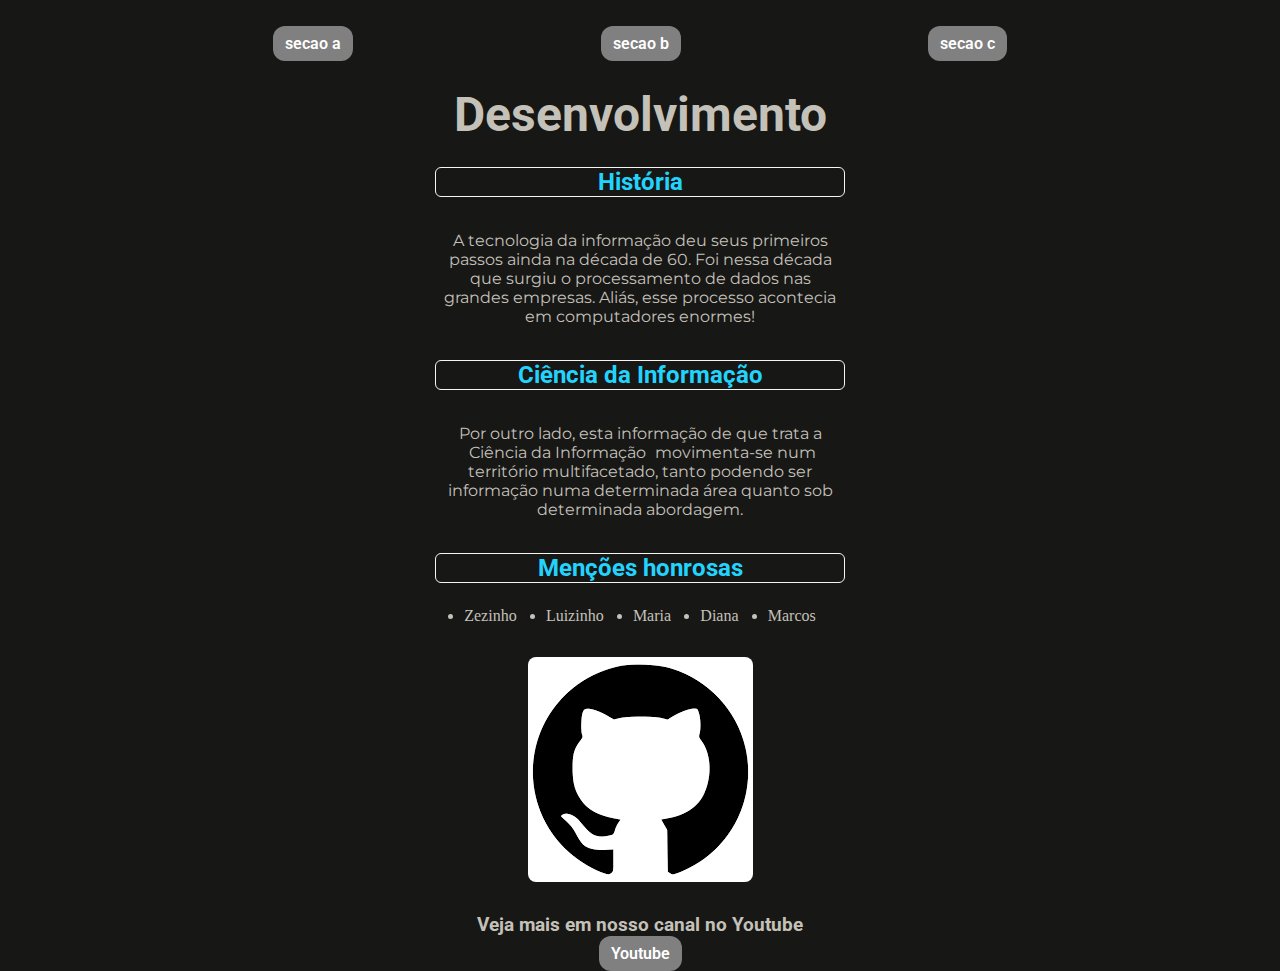
<file: index/index.html>
<!DOCTYPE html>
<html lang="pt-br">
<head>  
    <meta charset="UTF-8">
    <meta name="viewport" content="width=device-width, initial-scale=1.0">
    <link href="../styles/style.css" rel="stylesheet"/>
    <title>Projeto Pessoal</title>
</head>
<body>
    <header id="top">
        <div class="nav"> 
            <a class ="link"href="#top">secao a</a>        
            <a class ="link" href="#mid">secao b</a>
            <a class ="link" href="#bot">secao c</a>
    </header>
    <main class="apresentacao" id="mid">
        <section>
            <h1 class="apresentacao__titulo">Desenvolvimento</h1>
            <h2 class="apresentacao__subtitulo">História</h2>
            <p class="apresentacao__texto">A tecnologia da informação deu seus primeiros passos ainda na década de 60. Foi nessa década que surgiu o processamento de dados nas grandes empresas. Aliás, esse processo acontecia em computadores enormes!</p> 
            <h2 class="apresentacao__subtitulo">Ciência da Informação</h2>
            <p class="apresentacao__texto"> Por outro lado, esta informação de que trata a <span class="apresentacao__texto">Ciência da Informação</span> movimenta-se num território multifacetado, tanto podendo ser informação numa determinada área quanto sob determinada abordagem.</p>
            <h2 class="apresentacao__subtitulo">Menções honrosas</h2>
            <ul>
                <li>Zezinho</li>
                <li>Luizinho</li>
                <li>Maria</li>
                <li>Diana</li>
                <li>Marcos</li>
            </ul>    
        </section>
        <img src="../images/logo.png" alt="Logo Github">
    </main>
    <footer class="rodape" id="bot">
        <h3>Veja mais em nosso canal no Youtube</h3>
        <a class="link" href="https://youtube.com">Youtube</a>
    </footer>
</body>
</html>
</file>
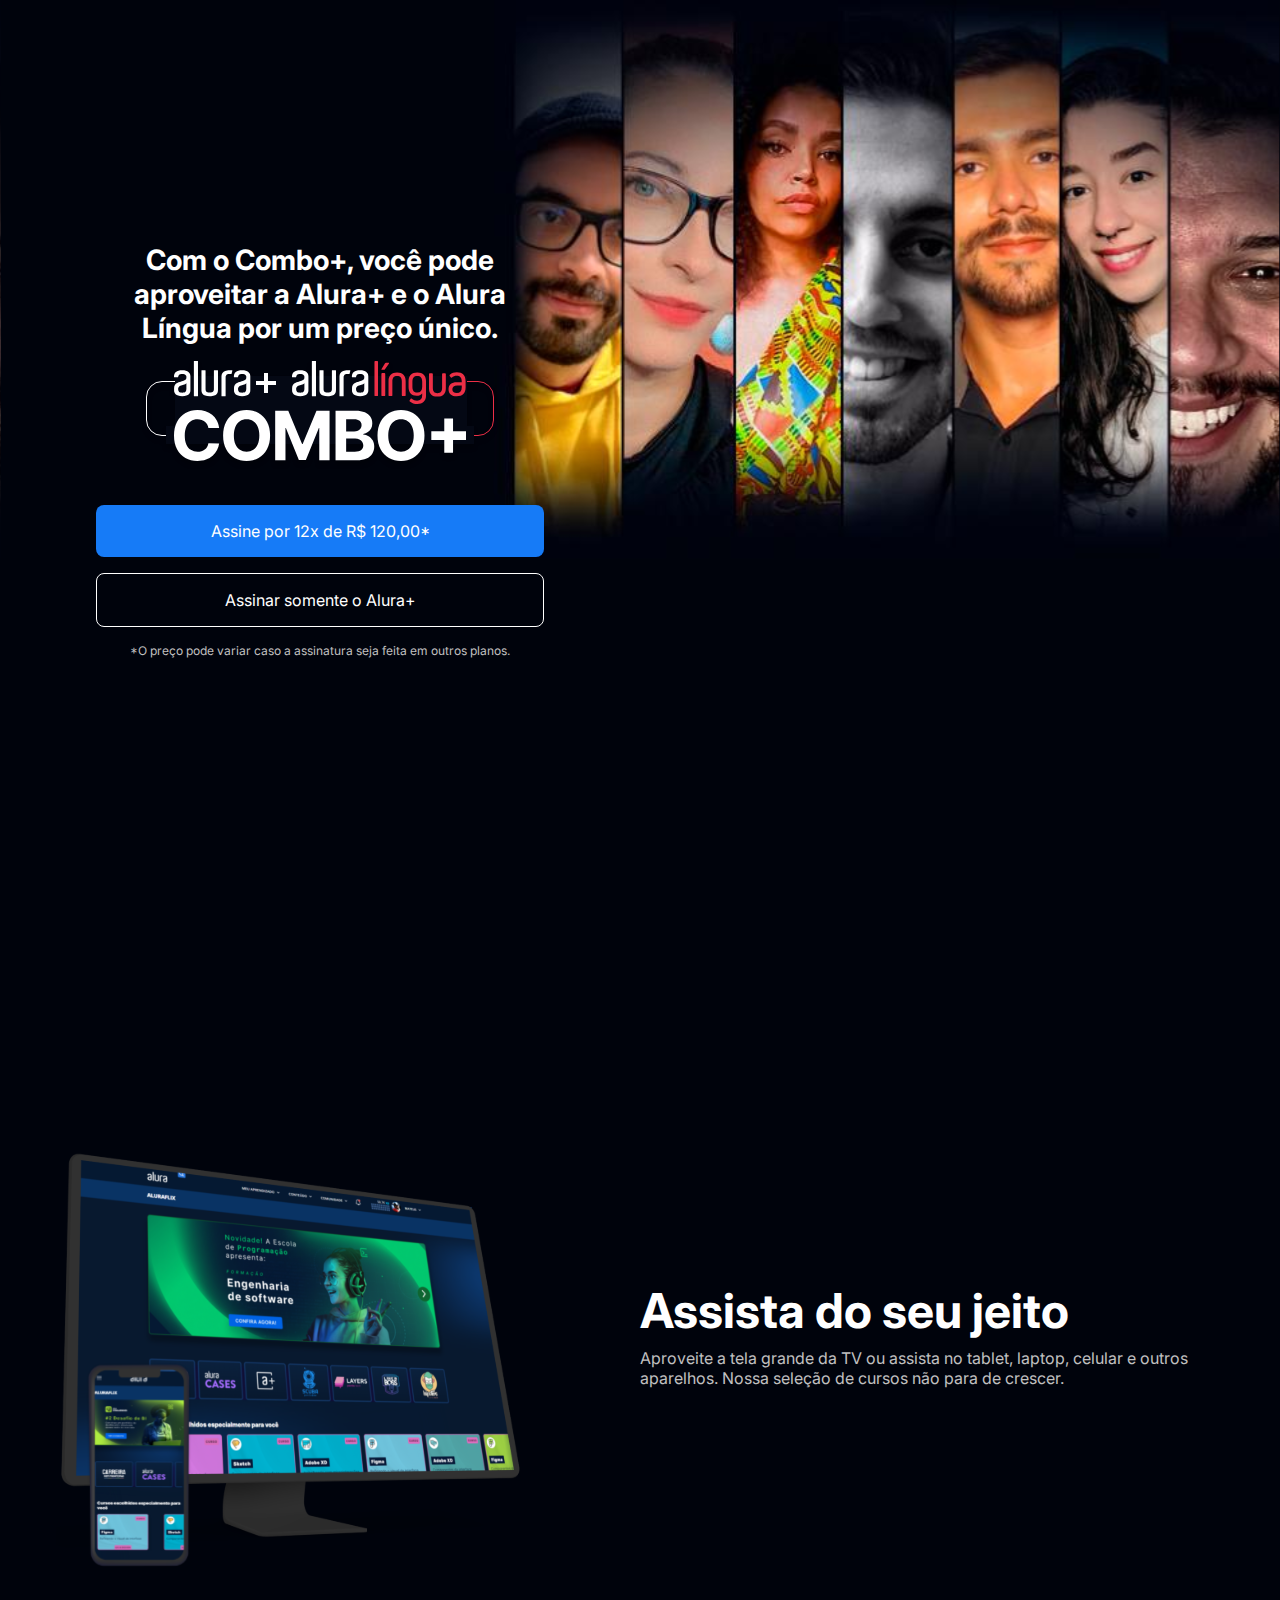
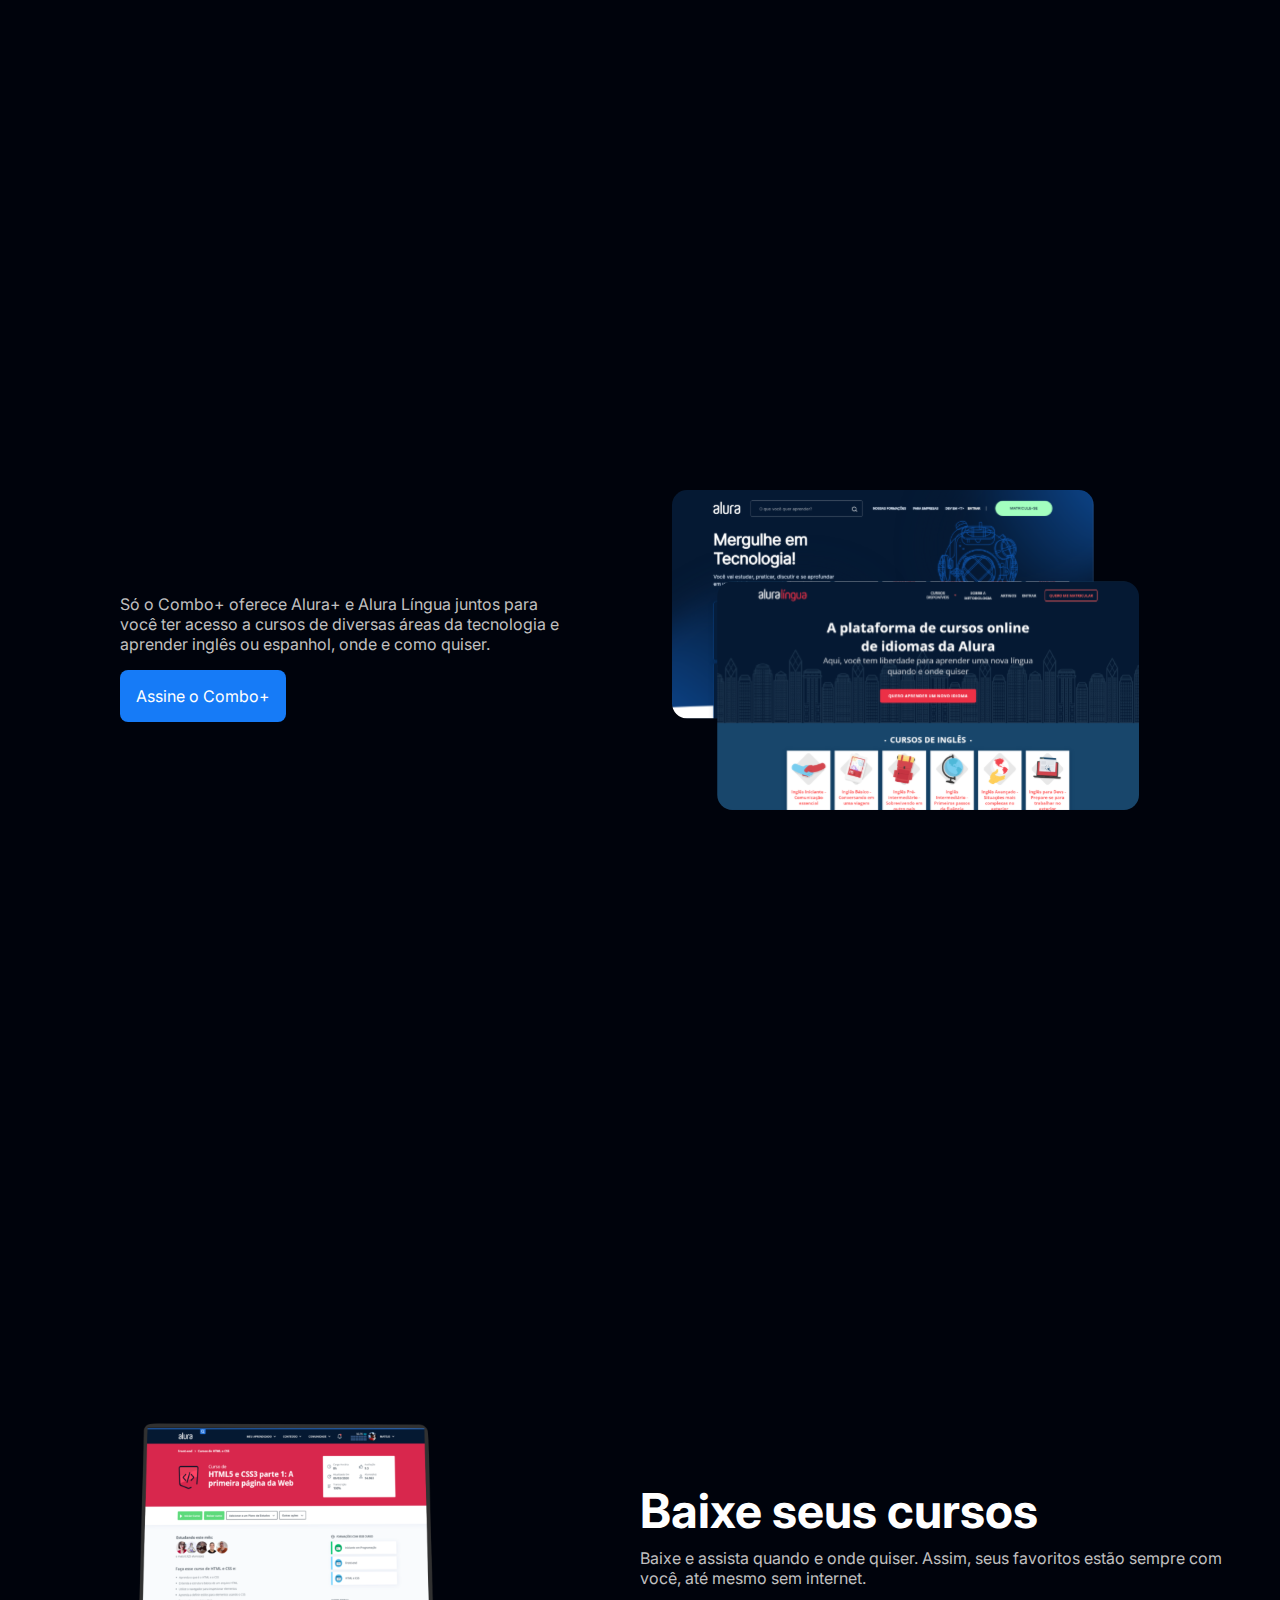
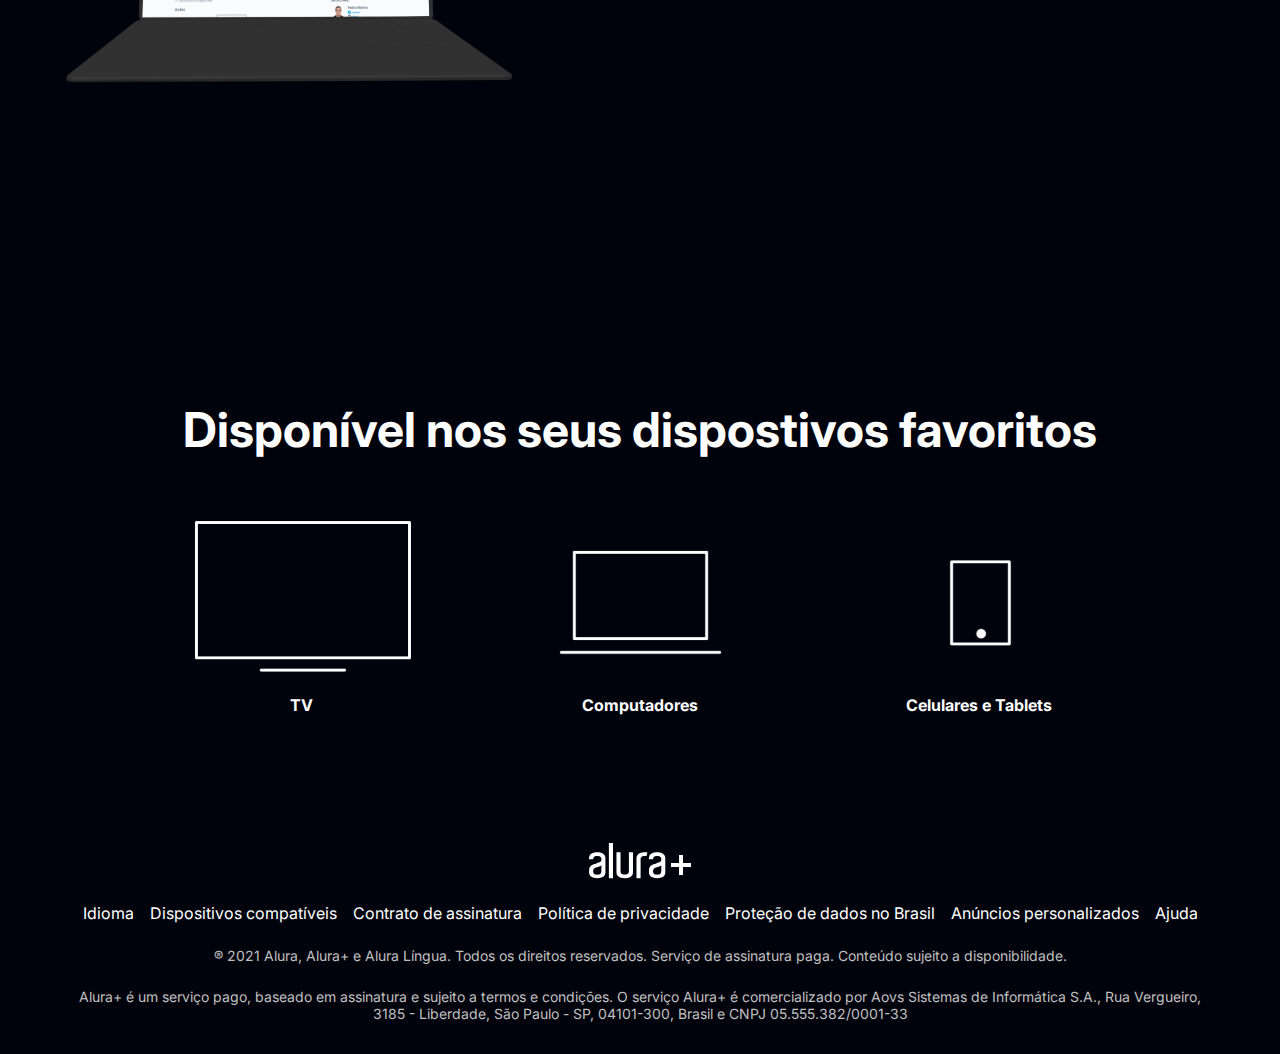
<file: plataforma_streaming/index.html>
<!DOCTYPE html>
<html lang="pt-br">
<head>
    <meta charset="UTF-8">
    <meta name="viewport" content="width=device-width, initial-scale=1.0"> 
    <link rel="stylesheet" href="./styles/style.css"> 
    <title>Alura Plus</title>
</head>

<body>

    <section class="container principal">
        <div class="container__conteudo">
            <h1 class="container__titulo">Com o Combo+, você pode aproveitar a Alura+ e o Alura Língua por um preço único.</h1>
            <img class= "container__imagem  " src="./assets/Combo.svg" alt="O combo+ é a junção do Alura+ com o Alura línguas">
            <div class="container__botoes">
                <a href="https://alura.com.br" class="container__botoes__botao-destaque">Assine por 12x de R$ 120,00*</a>
                <a href="https://alura.com.br" class="container__botoes__botao">Assinar somente o Alura+</a>
                <p class="container__disclaimer ">*O preço pode variar caso a assinatura seja feita em outros planos.</p>   
            </div>
        </div>
    </section>

    <section class="container secundario">
            <img class = "secundario__imagem" src="./assets/Plataformas.svg" alt="Monitor e celular com alura plus aberto">
            <div class="container__descricao">
                <h1 class="descricao__titulo">Assista do seu jeito</h1>
                <p class="descricao__paragrafo">Aproveite a tela grande da TV ou assista no tablet, laptop, celular e outros aparelhos. Nossa seleção de cursos não para de crescer.</p>
            </div>
    </section>

    <section class="container secundario">
        <div class="secundario__descricao"> 
            <p class="descricao__paragrafo">Só o Combo+ oferece Alura+ e Alura Língua juntos para você ter acesso a cursos de diversas áreas da tecnologia e aprender inglês ou espanhol, onde e como quiser.</p>
            <a href="#" class="container__botoes__botao-destaque secundario__botao">Assine o Combo+</a>
        </div>
        <img class="secundario__telas"src="./assets/Telas.svg" alt="duas telas da plataforma alura">
    </section>  
    
    <section class="container secundario">
        <img class = "secundario__imagem" src="./assets/Notebook.svg" alt="Notebook com a tela ligada na dashboard de cursos alura">
        <div class="container__descricao">
            <h1 class="descricao__titulo">Baixe seus cursos</h1>
            <p class="descricao__paragrafo">Baixe e assista quando e onde quiser. Assim, seus favoritos estão sempre com você, até mesmo sem internet.</p>
        </div>
</section>

    <section class="dispositivos">
        <h2 class="dispositivos__titulo">Disponível nos seus dispostivos favoritos</h1>
        <ul class= "dispositivos__lista">
            <li class="lista__itens">
                <img src="./assets/tv.svg" alt="TV">
                <h2 class="itens__legenda">TV</h2>
            </li>
            <li class="lista__itens">
                <img src="./assets/computador.svg" alt="Computador">
                <h2 class="itens__legenda">Computadores</h2>
            </li>
            <li class="lista__itens">  
                <img src="./assets/celular.svg" alt="Celular">
                <h2 class="itens__legenda">Celulares e Tablets</h2>  
            </li>
        </ul>
    </section>

    <footer class="rodape">
        <img class="rodape__logo" src="./assets/Logo.svg" alt="logo alura+">
        <ul class="rodape__lista">
            <li>
                <a href="#" class="rodape__lista__itens">Idioma</a>
            </li>
            <li>
                <a href="#" class="rodape__lista__itens">Dispositivos compatíveis</a>
            </li>
            <li>
                <a href="#" class="rodape__lista__itens">Contrato de assinatura</a>
            </li>
            <li>
                <a href="#" class="rodape__lista__itens">Política de privacidade</a>
            </li>
            <li>
                <a href="#" class="rodape__lista__itens">Proteção de dados no Brasil</a>
            </li>
            <li>
                <a href="#" class="rodape__lista__itens">Anúncios personalizados</a>
            </li>
            <li>
                <a href="#" class="rodape__lista__itens">Ajuda</a>
            </li>
        </ul>
        <p class="rodape__paragrafo">® 2021 Alura, Alura+ e Alura Língua. Todos os direitos reservados. Serviço de assinatura paga. Conteúdo sujeito a disponibilidade.</p>
        <p class="rodape__paragrafo">Alura+ é um serviço pago, baseado em assinatura e sujeito a termos e condições. O serviço Alura+ é comercializado por Aovs Sistemas de Informática S.A., Rua Vergueiro, 3185 - Liberdade, São Paulo - SP, 04101-300, Brasil e CNPJ 05.555.382/0001-33</p>
    </footer>
</body>

</html>
</file>
<file: styles/style.css>
@import url('https://fonts.googleapis.com/css2?family=Montserrat:ital,wght@0,100..900;1,100..900&family=Roboto&display=swap');

*{
    padding: 0;
    margin: 0;
}
html{
    background-color: #171716;
}
body{
    height: 100vh;
    color: #c4c1b9;
    box-sizing: border-box;
}
.nav{
    display: flex;
    justify-content: space-evenly;
    background-color: #171716;
    margin: 2%;
}
.link{
    font-family: 'Roboto', sans-serif;
    padding: 8px 12px;;
    background-color: grey;
    border-radius: 12px;
    text-decoration: none;
    color: white;
    font-weight: 600;
    border: 0;
}
.apresentacao{
    display: flex;
    align-items: center;
    flex-flow: column wrap;
    justify-content: space-between;
}
ul{
    display: flex;
    flex-direction: row;
    justify-content: space-evenly;
}
.apresentacao__titulo{
    font-family: 'Roboto', sans-serif;
    font-size: 48px;
    text-align: center;
}
.apresentacao__subtitulo{
    border: solid 1px whitesmoke;
    margin: 24px 0px;
    font-family: 'Roboto', sans-serif;
    color: rgba(34, 212, 253, 1);
    text-align: center;
    border-radius: 6px;
}
.apresentacao__texto{
    font-family: 'Montserrat', sans-serif;
    padding: 10px 5px 10px;
    width: 400px;
    text-align: center;
}
img{
    margin: 32px 0;
    border-radius: 8px;
}
.rodape{
    font-family: 'Roboto', sans-serif;
    display: flex;
    flex-flow: column wrap;
    align-items: center;
}
</file>
<file: plataforma_streaming/styles/style.css>
@import url('https://fonts.googleapis.com/css2?family=Inter:wght@100..900&display=swap');
:root{
    --cor-background: #00030C;
    --cor-primaria: #FFFFFF;
    --cor-secundaria: #C0C0C0;
    --cor-botao: #167BF7;
    --fonte: 'Inter', sans-serif;
}
*{
    padding: 0;
    margin: 0;
}
body{
    background-color: var(--cor-background);
    font-family: var(--fonte);
    font-weight: 400;
    font-size: 16px;
}

.container{
    height: 100vh;
    display: grid;
    grid-template-columns: 50% 50%;
}

.principal{ 
    background-image: url("../assets/Background.svg");
    background-repeat: no-repeat;
    background-size: contain;
    align-items: center;
    text-align: center;
}

.container__conteudo{
    margin: 6rem;
}

.container__titulo{
    color: var(--cor-primaria);
    font-weight: 700;
    font-size: 28px;
}

.container__botoes{
    display: flex;
    flex-direction: column;
    gap: 16px;
}

.container__botoes__botao-destaque{
    background-color: var(--cor-botao);
    color: var(--cor-primaria); 
    border-radius: 8px;
    text-align: center;
    text-decoration: none;
    padding: 16px;
}

.container__botoes__botao{
    border: solid 1px var( --cor-primaria);
    color: var(--cor-primaria);
    text-align: center;
    text-decoration: none;
    border-radius: 8px;
    padding: 16px; 
}

.container__disclaimer{
    font-size: 12px;    
    color: var(--cor-secundaria);
    text-align: center;
}

.container__imagem{
    margin: 1rem 0 2rem 0;
}

.secundario{
    align-items: center;
    text-align: start;
    margin: 0 3.5rem;
}


.secundario__descricao{
    margin: 0 4rem;
}

.descricao__titulo{
    color: var(--cor-primaria);
    font-size: 48px;
    font-weight: 700;
    margin-bottom: 0.5rem;
}

.descricao__paragrafo{
    color: var(--cor-secundaria);
    margin-bottom: 2rem;
}


.secundario__imagem{
    width: 80%;
}

.secundario__telas{ 
    width: 80%;
    margin: 0 0 0 2rem;
}

.dispositivos{
    display: flex;
    flex-direction: column;
    align-items:center;
    gap: 2.5rem;
}

.dispositivos__titulo{
    color: var(--cor-primaria);
    font-size: 48px;
    font-weight: 700;
}

.dispositivos__lista{
    display: flex;
    list-style-type: none;
    justify-content: center;
}

.itens__legenda{
    color: var(--cor-primaria);
    font-size: 16px;
    text-align:center;
}

.rodape{
    margin: 8rem 4rem 2rem;
    display: flex;
    flex-direction: column;
    align-items: center;
    text-align: center;
    gap: 1.5rem;
}

.rodape__lista{
    display: flex;
    list-style-type: none;
    gap: 16px;
}

.rodape__lista__itens{
    color: var(--cor-primaria);
    text-decoration: none;
}

.rodape__paragrafo{
    color: var(--cor-secundaria);
    font-size: 14px;    
}
</file>
